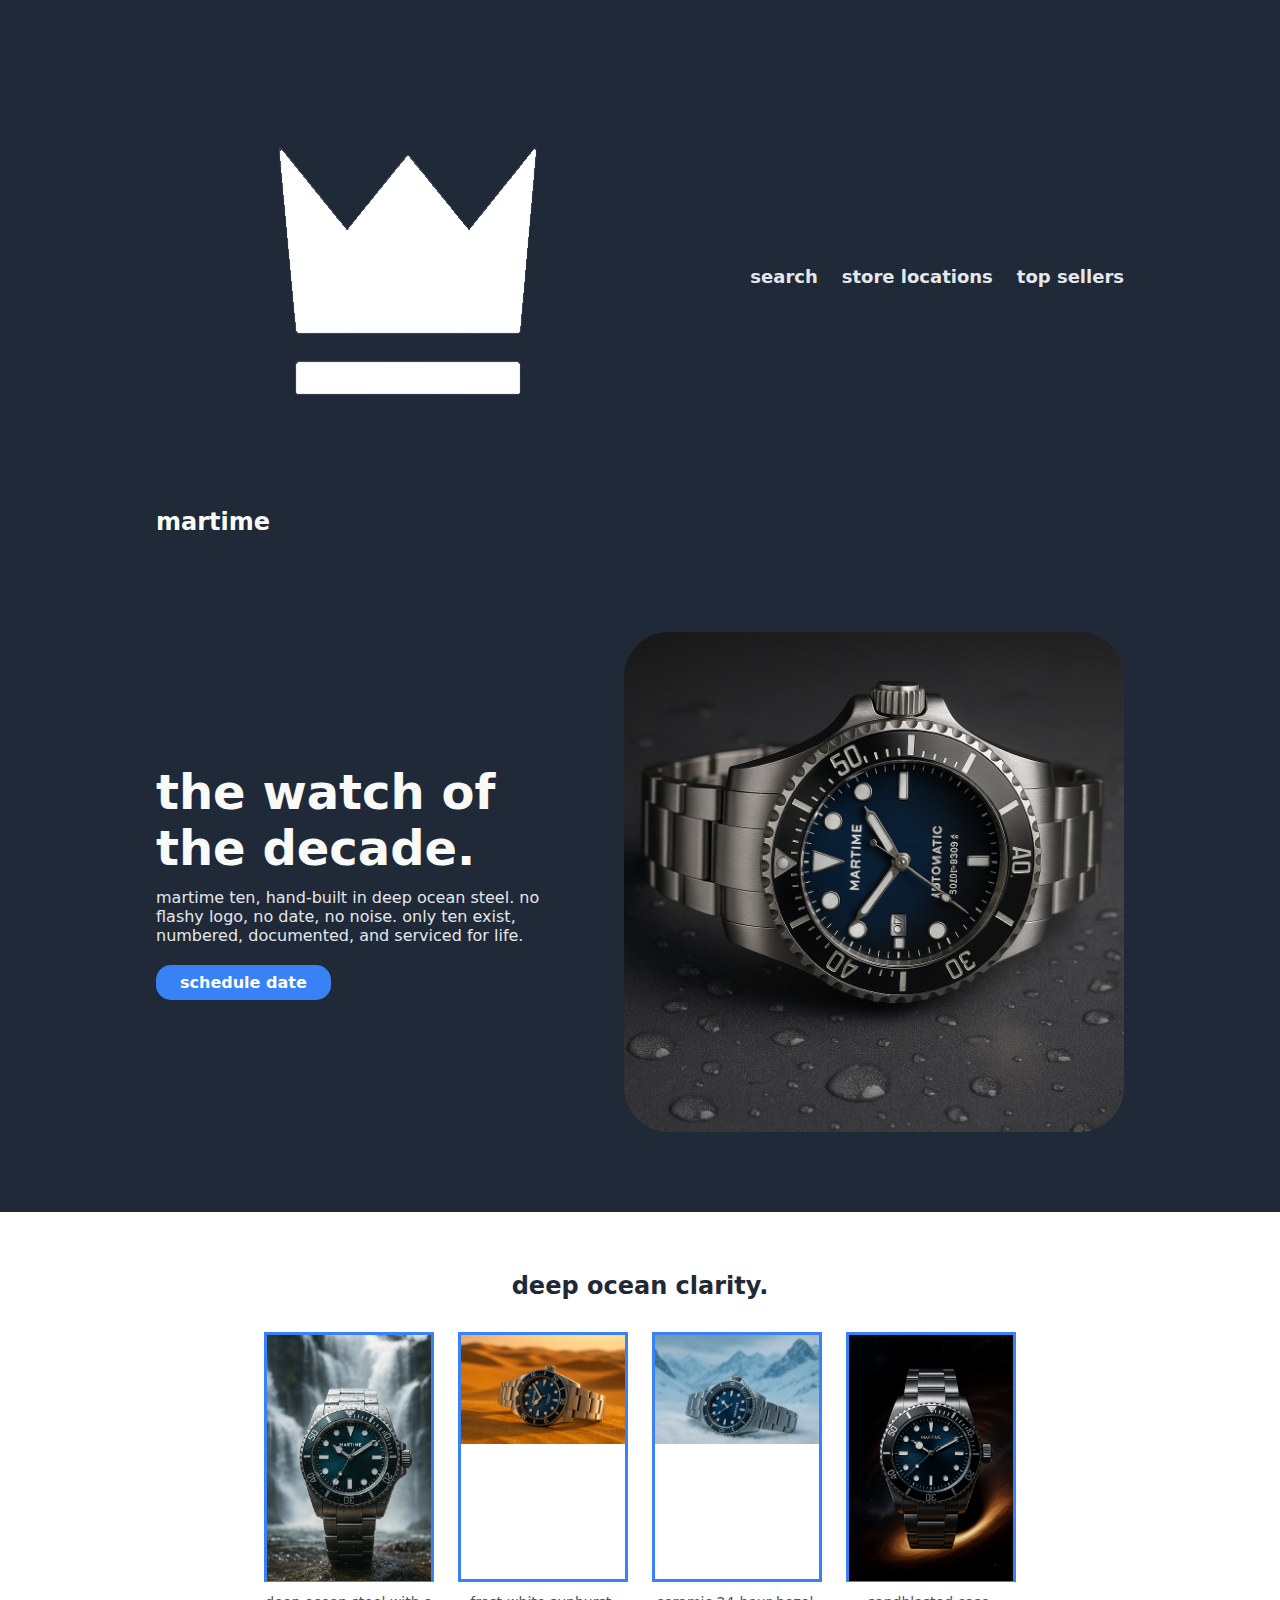
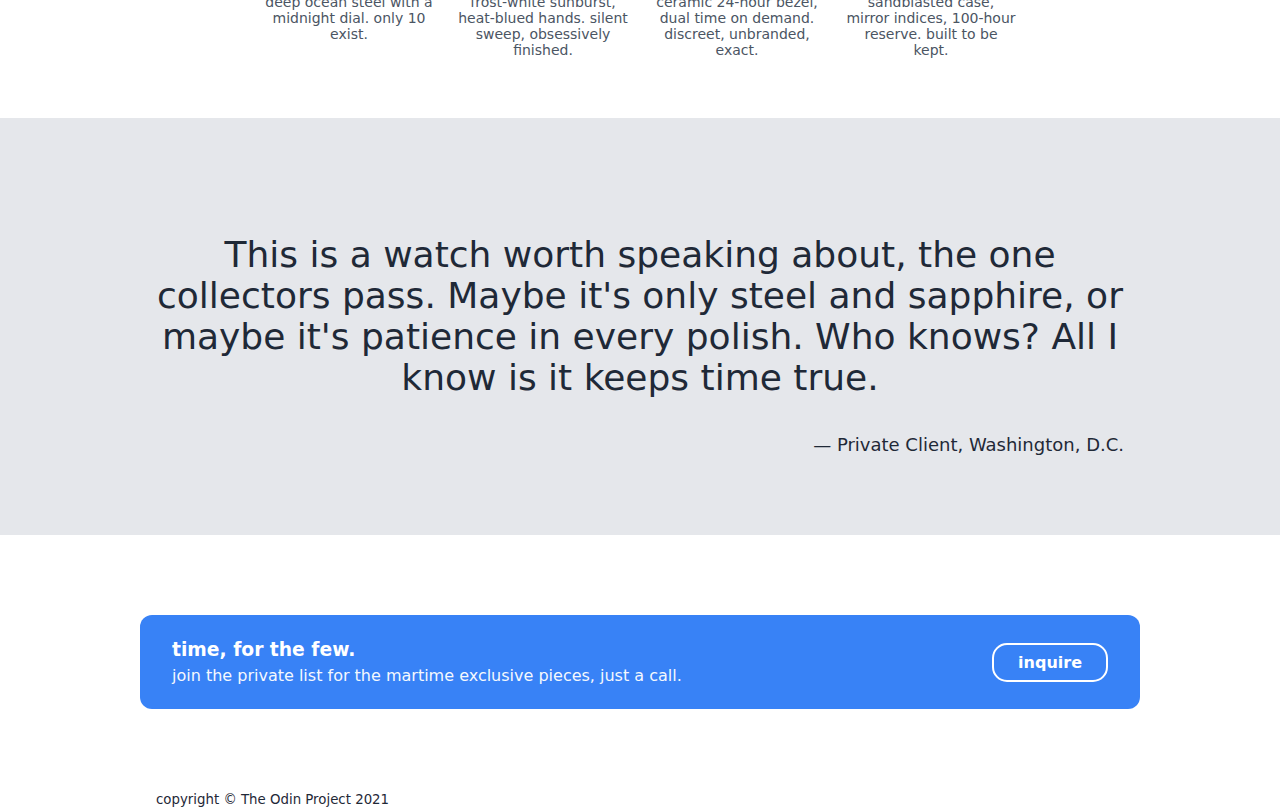
<file: index.html>
<!DOCTYPE html>
<html lang="en">
    <head>
        <meta charset="utf-8">
        <meta name="viewport" content="width=device-width", initial-scale="1"/>
        <title>martime</title>

        <link rel="icon" type="image/png" href="./images/logo_imresizer.jpg">

        <link rel="preconnect" href="https://fonts.googleapis.com/css2?family=Roboto:wght@400;700;900&display=swap" rel="stylesheet">

        <link rel="stylesheet" href="style.css"/>
    </head>

    <body>
        <header class="header">
            <div class="container header_row">
              <div class="logo">
                <img src="./images/logo.png" alt="logo" class="logo-img">
                martime
              </div>
              <nav class="nav">
                <ul class="nav_list">
                  <li><a href="soon.html"><strong>search</strong></a></li>
                  <li><a href="soon.html"><strong>store locations</strong></a></li>
                  <li><a href="soon.html"><strong>top sellers</strong></a></li>
                </ul>
              </nav>
            </div>
          </header>

        <section class="hero">
            <div class="container hero_row">
                <div class="hero_text">
                    <h1>the watch of the decade.</h1>
                    <p>
                        martime ten, hand-built in deep ocean steel. no flashy logo, no date, no noise. only ten exist, numbered, documented, and serviced for life.
                    </p>
                    <a class="btn" href="soon.html">schedule date</a>
                </div>

                <div class="hero_image">
                    <img src="./images/martime_1.png" alt="martime watch."/>
                </div>
            </div>
        </section>

        <section class="info">
            <div class="container">
                <h2>deep ocean clarity.</h2>

                <div class="cards">
                    <div class="card card--one">
                        <div class="card_box"><img src="images/water.png" alt="waterfall"></div>
                        <p>deep ocean steel with a midnight dial. only 10 exist.</p>
                    </div>
                    
                    <div class="card card--two">
                        <div class="card_box"><img src="images/desert.png" alt="desert"></div>
                        <p>frost-white sunburst, heat-blued hands. silent sweep, obsessively finished.</p>
                    </div>

                    <div class="card card--three">
                        <div class="card_box"><img src="images/snow.png" alt="snowy"></div>
                        <p>ceramic 24-hour bezel, dual time on demand. discreet, unbranded, exact.</p>
                    </div>

                    <div class="card card--four">
                        <div class="card_box"><img src="images/black.png" alt="space"></div>
                        <p>sandblasted case, mirror indices, 100-hour reserve. built to be kept.</p>
                    </div>
                </div>
            </div>
        </section>

        <section class="quote">
            <div class="container">
                <blockquote>
                    <p>
                        This is a watch worth speaking about, the one collectors pass. Maybe it's only steel and sapphire, or maybe it's patience in every polish. Who knows? All I know is it keeps time true.
                    </p>
                    <footer>— Private Client, Washington, D.C.</footer>
                </blockquote>
            </div>
        </section>

        <section class="cta">
            <div class="container cta_row">
                <div class="cta_text">
                    <h3>time, for the few.</h3>
                    <p>join the private list for the martime exclusive pieces, just a call.</p>
                </div>
                <a class="btn btn--outline" href="soon.html">inquire</a>
            </div>
        </section>
        
        <footer class="footer">
            <div class="container">
                <small>copyright © The Odin Project 2021</small>
            </div>
        </footer>  
    </body>   
</html>
</file>
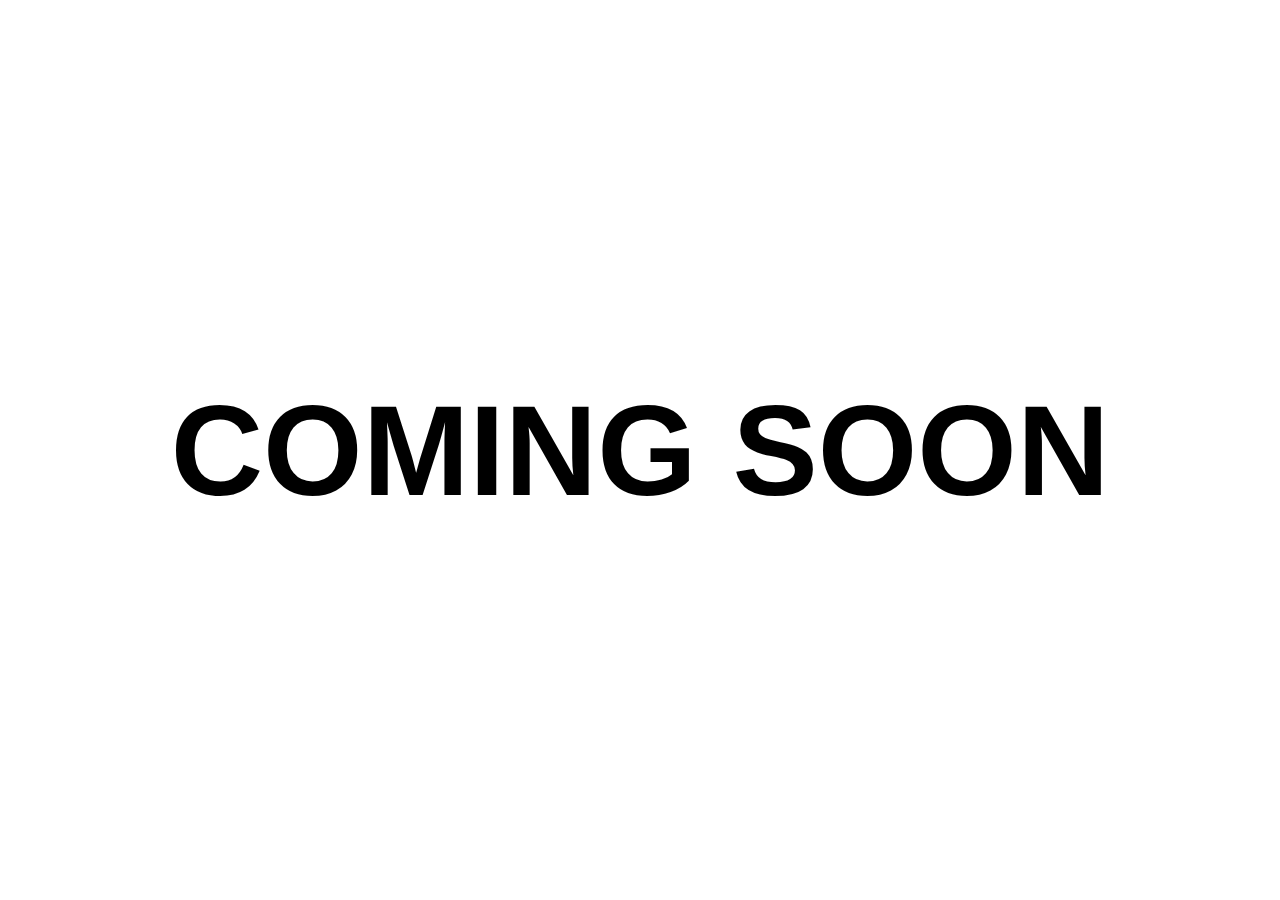
<file: soon.html>
<!DOCTYPE html>
<html lang="en">
    <head>
        <meta charset="UTF-8">
        <meta name="viewport" content="width=device-width, initial-scale=1.0">
        <title>Coming Soon</title>
        <style>
            body {
                margin: 0;
                height: 100vh;
                display: flex;
                align-items: center;
                justify-content: center;
                background: white;
                color: black;
                font-family: Arial, sans-serif;
            }
            h1 {
                font-size: 8rem;
                font-weight: bold;
                text-align: center;
            }
        </style>
    </head>
    
    <body>
        <h1>COMING SOON</h1>
    </body>
</html>
</file>
<file: style.css>
:root {
    --dark: #1f2937;
    --muted: #e5e7eb;
    --accent: #3882f6;
    --text-light: #f9faf8;
}

* { box-sizing: border-box; }

html, body {
    margin: 0;
    font-family: 'roboto', system-ui, -apple-system, Arial, sans-serif;
    color: var(--dark);
}

img { max-width: 100%; display: block; }

.container {
    max-width: 1000px;
    padding: 0 16px;
    margin: 0 auto;
}

.header {
    background: var(--dark);
    color: var(--text-light);
    padding: 16px 0;
}

.header_row {
    display: flex;
    align-items: center;
    justify-content: space-between;
    gap: 24px;
}

.logo {
    font-size: 24px;
    font-weight: 700;
}

.nav_list {
    list-style: none;
    display: flex;
    gap: 24px;
    margin: 0;
    padding: 0;
}

.nav a {
    text-decoration: none;
    color: var(--muted);
    font-size: 18px;    
}

.hero {
    background: var(--dark);
    color: var(--text-light);
    padding: 80px 0;
}

.hero_row {
    display: flex;
    align-items: center;
    gap: 32px;
}

.hero_text {
    flex: 1;
    min-width: 260px;
}

.hero h1 {
    font-size: 48px;
    font-weight: 900;
    margin: 0 0 12px;
}

.hero p {
    margin: 0 0 20px;
    color: var(--muted);
}

.hero_image img {
    width: 100%;
    max-width: 500px;
    height: auto;
    border-radius: 45px;
}

.img-placeholder {
    background: #6b7280;
    color: #eaeaea;
    height: 220px;
    border-radius: 35px;
    display: grid;
    place-items: center;
    text-align: center;
    padding: 16px;
}

.btn {
    display: inline-block;
    background: var(--accent);
    color: white;
    padding: 8px 24px;
    border: 35px;
    text-decoration: none;
    font-weight: 700;
    border-radius: 15px;
}

.btn--outline {
    background: transparent;
    border: 2px solid white;
    color: white;
}

.info {
    background: white;
    padding: 60px 0;
    text-align: center;
}

.info h2 {
    margin: 0 0 32px;
    font-size: 24px;
    font-weight: 900;
}

.cards {
    display: flex;
    flex-wrap: wrap;
    gap: 24px;
    justify-content: center;
}

.card {
    width: 170px;
}

.card_box {
    height: 250px;
    border: 3px solid var(--accent);
    border-radius: 45 px;
    margin-bottom: 12px;
}

.card p {
    font-size: 14px;
    color: #4b5563;
    margin: 0;
}

.quote {
    background: var(--muted);
    padding: 80px 0;
}

blockquote {
    margin: 0;
    font-size: 36px;
    font-weight: 300;
    color: var(--dark);
    text-align: center;
}

blockquote footer {
    margin-top: 12px;
    font-size: 18px;
    font-weight: 500;
    text-align: right;
}

.cta {
    background: white;
    padding: 80px 0;
}

.cta_row {
    background: var(--accent);
    color: white;
    border-radius: 12px;
    display: flex;
    align-items: center;
    justify-content: space-between;
    gap: 24px;
    padding: 24px 32px;
}

.cta_text h3 {
    margin: 0 0 6px;
    font-weight: 700;
}

.cta_text p {
    margin: 0;
    opacity: .95;
}
</file>
